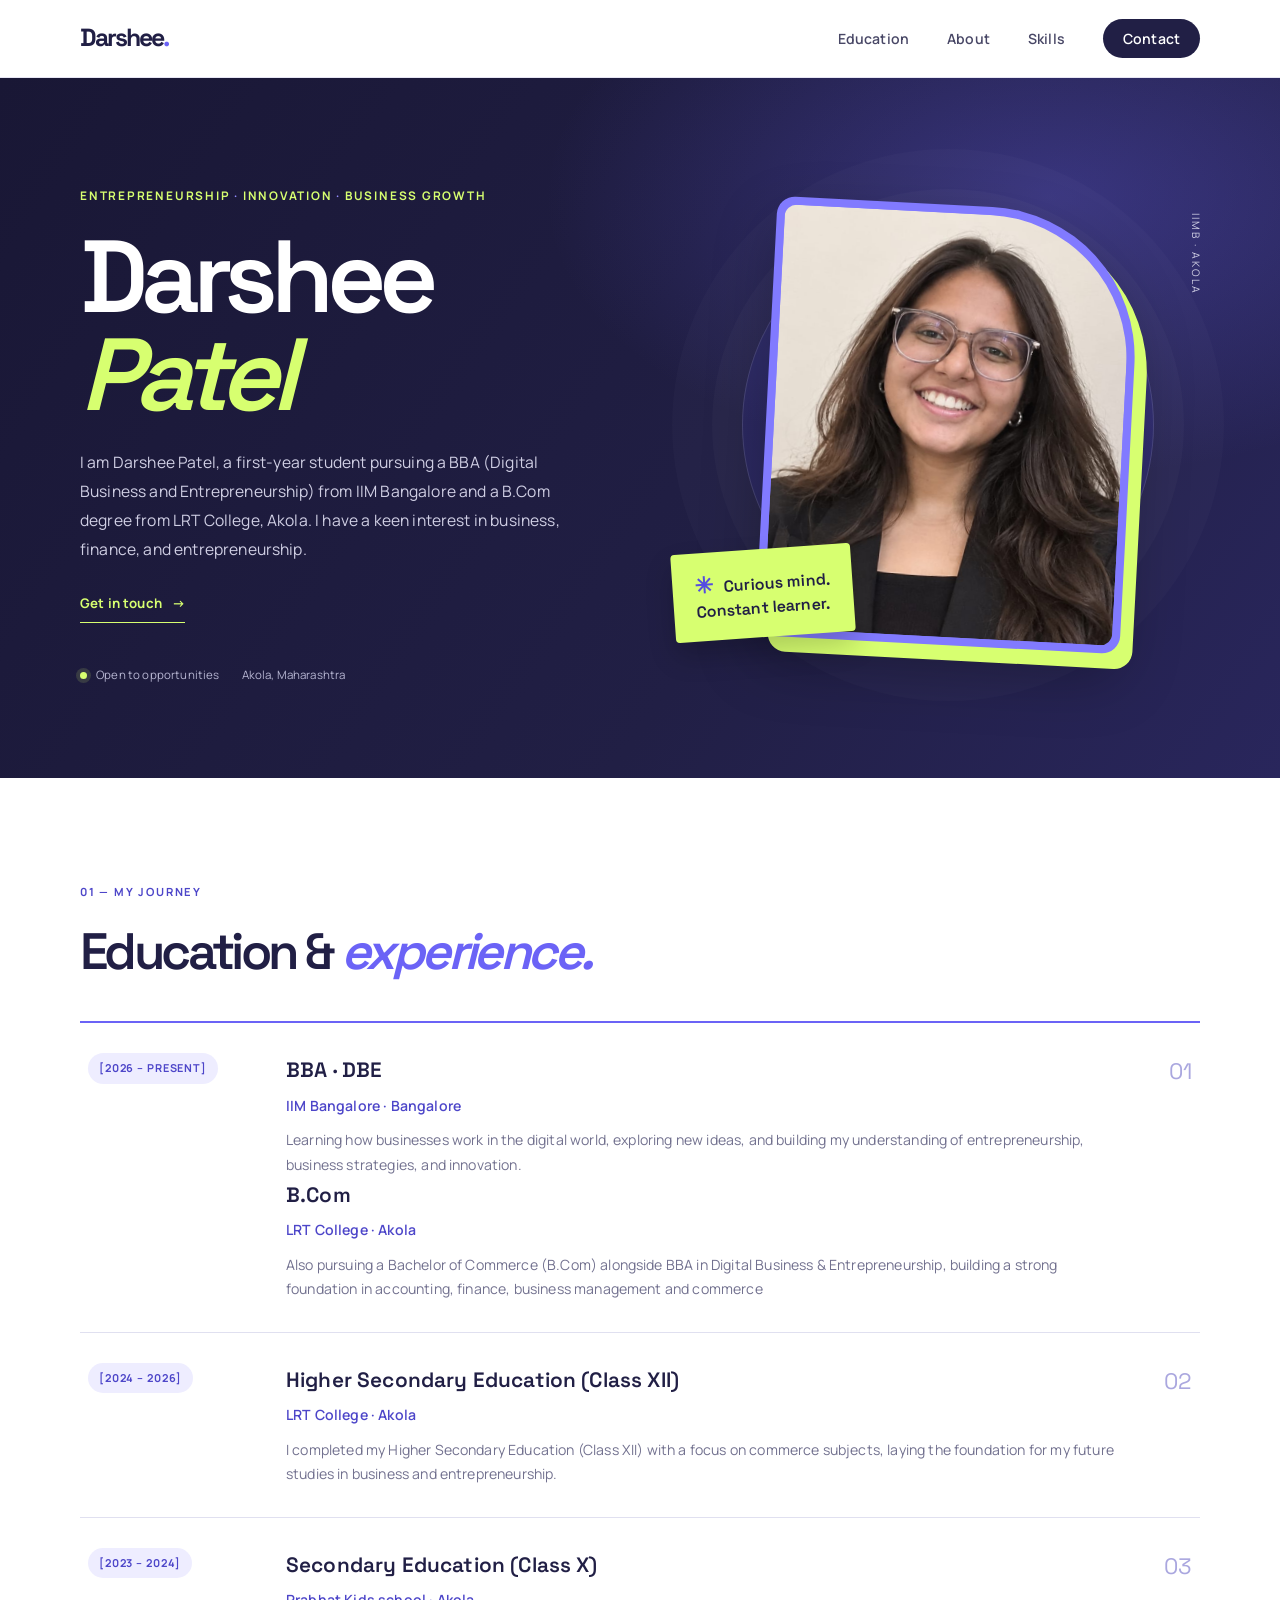
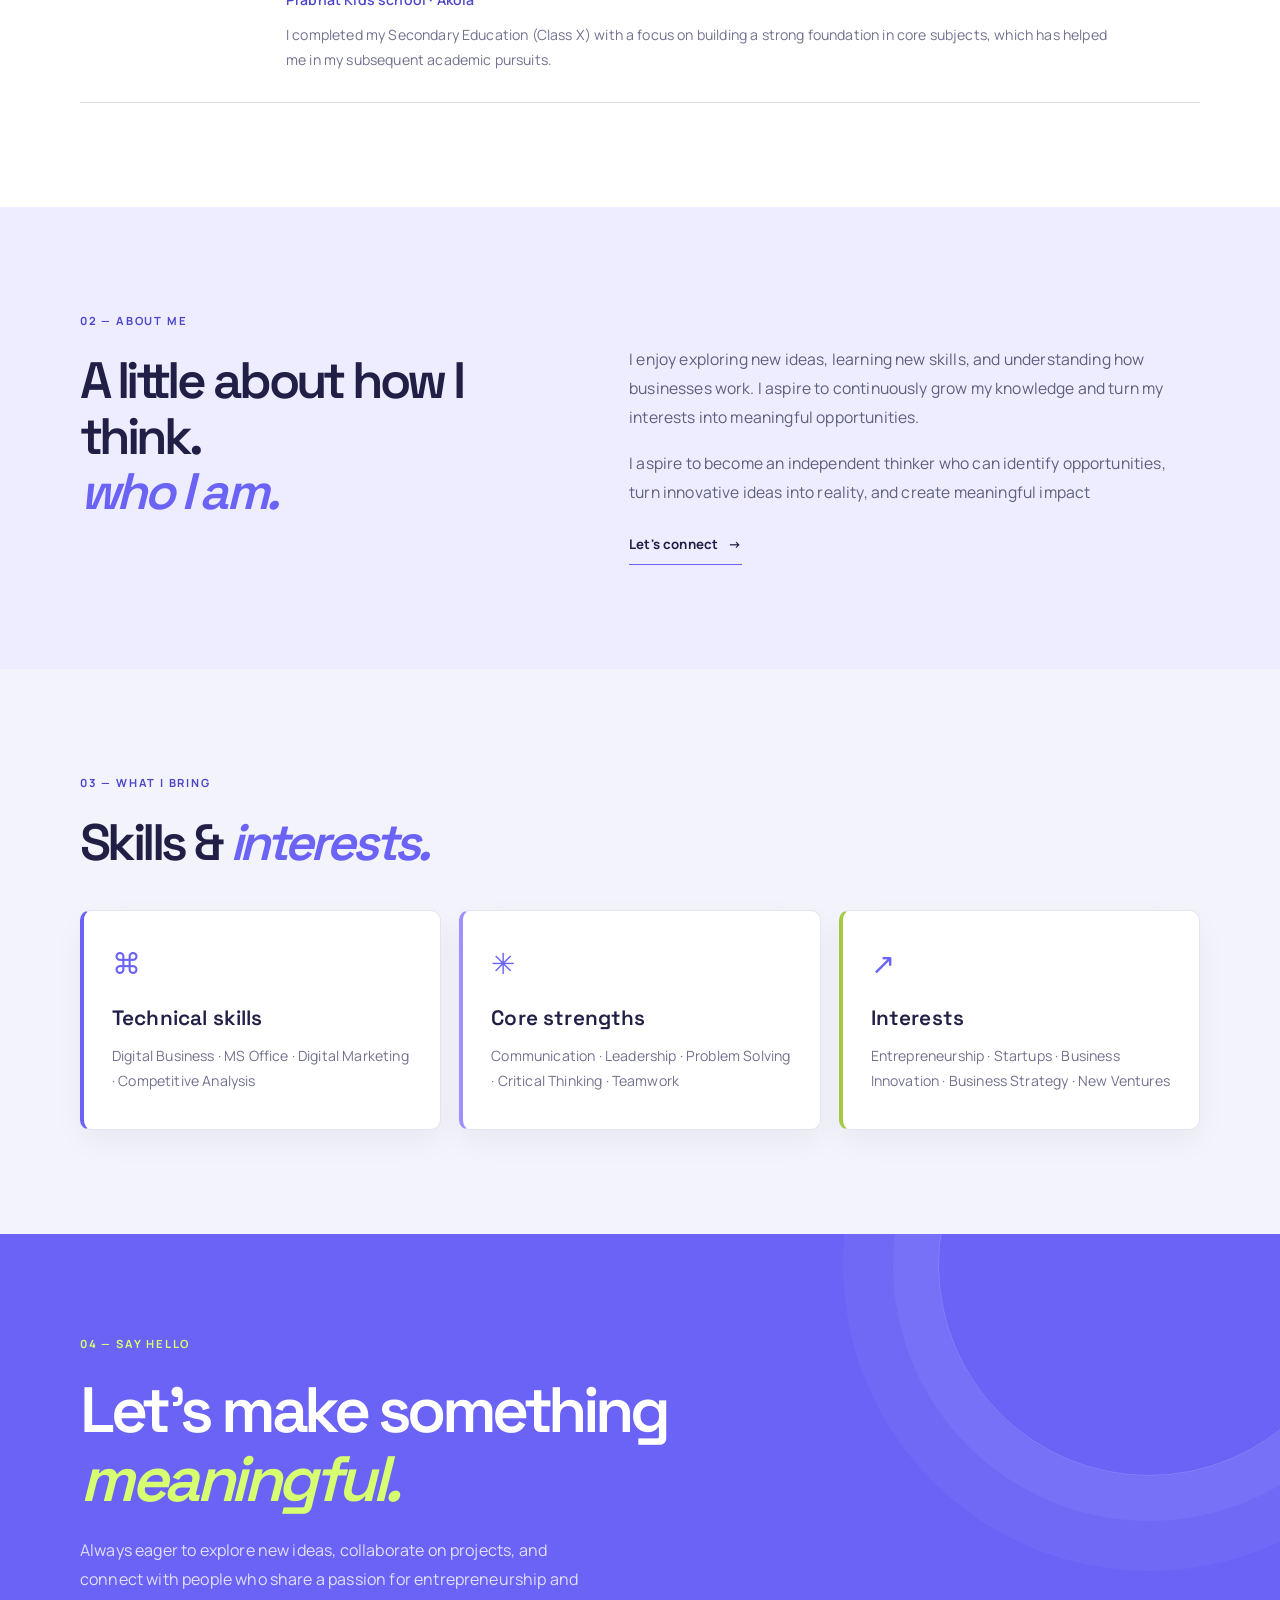
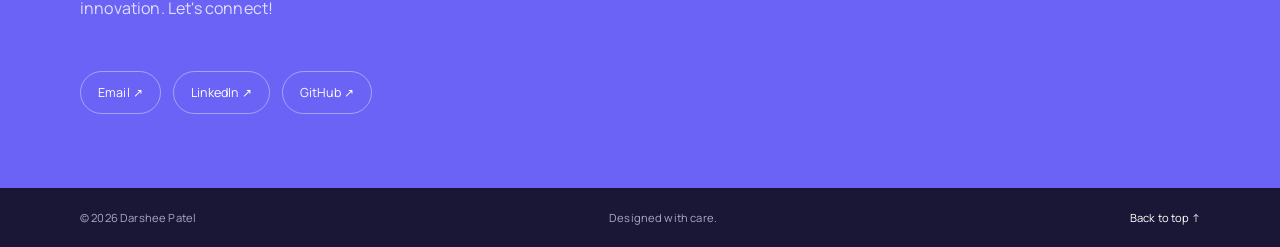
<file: index.html>
<!DOCTYPE html>
<html lang="en">

<head>
  <meta charset="UTF-8">
  <meta name="viewport" content="width=device-width, initial-scale=1.0">
  <meta name="description"
    content="Meet Darshee Patel, an IIM Bangalore BBA student exploring digital business, entrepreneurship, finance, and ideas that create meaningful impact.">
  <title>Darshee Patel | Resume</title>
  <link rel="preconnect" href="https://fonts.googleapis.com">
  <link rel="preconnect" href="https://fonts.gstatic.com" crossorigin>
  <link
    href="https://fonts.googleapis.com/css2?family=Manrope:wght@400;500;600;700;800&family=Space+Grotesk:wght@400;500;600;700&display=swap"
    rel="stylesheet">
  <link rel="stylesheet" href="style.css">
</head>

<body>
  <header class="site-header">
    <nav class="nav container" aria-label="Main navigation">
      <a class="brand" href="#home">Darshee<span>.</span></a>
      <button class="menu-toggle" aria-label="Toggle navigation" aria-expanded="false">☰</button>
      <ul class="nav-links">
        <li><a href="#education">Education</a></li>
        <li><a href="#about">About</a></li>
        <li><a href="#skills">Skills</a></li>

        <li><a class="nav-contact" href="#contact">Contact</a></li>
      </ul>
    </nav>
  </header>

  <main>
    <section class="hero container" id="home">
      <div class="hero-copy">
        <p class="hero-role">Entrepreneurship <span>·</span> Innovation <span>·</span> Business growth</p>
        <h1>Darshee<br><span>Patel</span></h1>

        <p class="hero-intro">I am Darshee Patel, a first-year student pursuing a BBA (Digital Business and
          Entrepreneurship) from IIM Bangalore and a B.Com
          degree from LRT College, Akola. I have a keen interest in business, finance, and entrepreneurship.</p>
        <div class="hero-actions">

          <a class="text-link" href="#contact">Get in touch <span>→</span></a>
        </div>
        <div class="hero-meta">
          <span><i class="status-dot"></i> Open to opportunities</span>
          <span>Akola, Maharashtra</span>
        </div>
      </div>
      <div class="hero-visual">
        <div class="portrait-frame">
        <img src="Darshee pic.jpeg" alt="Profile Photo" class="profile-photo">
        </div>
        <div class="floating-note"><span>✳</span> Curious mind.<br>Constant learner.</div>
        <div class="hero-index">IIMB · AKOLA</div>
      </div>
    </section>

    <section class="section" id="education">
      <div class="container">
        <div class="section-heading">
          <div>
            <p class="eyebrow">01 — MY JOURNEY</p>
            <h2>Education &amp; <span>experience.</span></h2>
          </div>
        </div>
        <div class="timeline">
          <article class="timeline-item">
            <span class="timeline-date">[2026 – PRESENT]</span>
            <div>
              <h3>BBA · DBE </h3>
              <p class="timeline-place">IIM Bangalore · Bangalore</p>
              <p>Learning how businesses work in the digital world, exploring new ideas, and building my understanding
                of entrepreneurship, business strategies, and innovation.</p>
              <h3>B.Com</h3>
              <p class="timeline-place">LRT College · Akola</p>
              <p>Also pursuing a Bachelor of Commerce (B.Com) alongside BBA in Digital Business & Entrepreneurship,
                building a strong foundation in accounting, finance, business management and commerce
              </p>
            </div>
            <span class="timeline-number">01</span>
          </article>
          <article class="timeline-item">
            <span class="timeline-date">[2024 – 2026]</span>
            <div>
              <h3>Higher Secondary Education (Class XII)</h3>
              <p class="timeline-place">LRT College · Akola</p>
              <p>I completed my Higher Secondary Education (Class XII) with a focus on commerce subjects, laying the
                foundation for my future studies in business and entrepreneurship.</p>
            </div>
            <span class="timeline-number">02</span>
          </article>
          <article class="timeline-item">
            <span class="timeline-date">[2023 – 2024]</span>
            <div>
              <h3>Secondary Education (Class X)</h3>
              <p class="timeline-place">Prabhat Kids school · Akola</p>
              <p>I completed my Secondary Education (Class X) with a focus on building a strong foundation in core
                subjects, which has helped me in my subsequent academic pursuits.</p>
            </div>
            <span class="timeline-number">03</span>
          </article>
        </div>
      </div>
    </section>

    <section class="section about-section" id="about">
      <div class="container two-column">
        <div>
          <p class="eyebrow">02 — ABOUT ME</p>
          <h2>A little about how I think.<br><span>who I am.</span></h2>
        </div>
        <div class="section-copy">
          <p>I enjoy exploring new ideas, learning new skills, and understanding how businesses work. I aspire to
            continuously grow my knowledge and turn my interests into meaningful opportunities.</p>
          <p>I aspire to become an independent thinker who can identify opportunities, turn innovative ideas into
            reality, and create meaningful impact</p>
          <a class="text-link" href="#contact">Let's connect <span>→</span></a>
        </div>
      </div>
    </section>

    <section class="section skills-section" id="skills">
      <div class="container">
        <p class="eyebrow">03 — WHAT I BRING</p>
        <h2>Skills &amp; <span>interests.</span></h2>
        <div class="skills-grid">
          <article class="skill-card"><span class="skill-symbol">⌘</span>
            <h3>Technical skills</h3>
            <p>Digital Business · MS Office · Digital Marketing · Competitive Analysis
            </p>
          </article>
          <article class="skill-card"><span class="skill-symbol">✳</span>
            <h3>Core strengths</h3>
            <p>Communication · Leadership · Problem Solving · Critical Thinking · Teamwork</p>
          </article>
          <article class="skill-card"><span class="skill-symbol">↗</span>
            <h3>Interests</h3>
            <p>Entrepreneurship · Startups · Business Innovation · Business Strategy · New Ventures</p>
          </article>
        </div>
      </div>
    </section>



    <section class="contact-section" id="contact">
      <div class="container contact-inner">
        <p class="eyebrow">04 — SAY HELLO</p>
        <h2>Let's make something<br><span>meaningful.</span></h2>
        <p>Always eager to explore new ideas, collaborate on projects, and connect with people who share a passion for
          entrepreneurship and innovation. Let's connect!</p>

        <div class="social-links">
          <a href="mailto:darshee2606@gmail.com">Email <span>↗</span></a>
          <a href="https://www.linkedin.com/in/darshee-patel-62b3ab450" target="_blank" rel="noopener">LinkedIn ↗</a>
          <a href="https://github.com/itsdarshee" target="_blank" rel="noopener">GitHub ↗</a>
        </div>
      </div>
    </section>
  </main>

  <footer class="footer">
    <div class="container footer-inner"><span>© <span id="year"></span> Darshee Patel</span><span>Designed with
        care.</span><a href="#home">Back to top ↑</a></div>
  </footer>
  <script>
    document.getElementById("year").textContent = new Date().getFullYear();
    const toggle = document.querySelector(".menu-toggle");
    const links = document.querySelector(".nav-links");
    toggle.addEventListener("click", () => {
      const isOpen = links.classList.toggle("open");
      toggle.setAttribute("aria-expanded", String(isOpen));
    });
    links.querySelectorAll("a").forEach(link => link.addEventListener("click", () => {
      links.classList.remove("open");
      toggle.setAttribute("aria-expanded", "false");
    }));
  </script>
</body>

</html>
</file>
<file: style.css>
:root {
  --ink: #172b35;
  --muted: #66777b;
  --paper: #f7f7f2;
  --white: #ffffff;
  --accent: #d97855;
  --accent-dark: #b85d3d;
  --sage: #dce7df;
  --line: #dfe4df;
  --serif: "Playfair Display", serif;
  --sans: "Urbanist", sans-serif;
}

body {
  font-family: var(--sans);
}

h1,
h2,
h3,
h4 {
  font-family: var(--serif);
}

* {
  box-sizing: border-box;
  margin: 0;
  padding: 0;
}

html {
  scroll-behavior: smooth;
  scroll-padding-top: 90px;
}

body {
  background: var(--paper);
  color: var(--ink);
  font-family: var(--sans);
  line-height: 1.7;
}

a {
  color: inherit;
  text-decoration: none;
}

.container {
  width: min(1120px, calc(100% - 48px));
  margin: 0 auto;
}

.site-header {
  height: 78px;
  background: rgba(247, 247, 242, .94);
  border-bottom: 1px solid var(--line);
  position: sticky;
  top: 0;
  z-index: 20;
  backdrop-filter: blur(14px);
}

.nav {
  height: 100%;
  display: flex;
  align-items: center;
  justify-content: space-between;
}

.brand {
  font-family: var(--serif);
  font-size: 1.65rem;
  font-weight: 700;
  letter-spacing: -1px;
}

.brand span {
  color: var(--accent);
}

.nav-links {
  list-style: none;
  display: flex;
  align-items: center;
  gap: 34px;
  font-size: .85rem;
  font-weight: 600;
}

.nav-links a {
  transition: color .2s;
}

.nav-links a:hover,
.text-link:hover {
  color: var(--accent-dark);
}

.nav-links .nav-contact {
  border: 1px solid var(--ink);
  padding: 10px 18px;
  border-radius: 3px;
}

.menu-toggle {
  display: none;
  border: 0;
  background: none;
  font-size: 1.6rem;
  color: var(--ink);
  cursor: pointer;
}

.hero {
  min-height: 660px;
  display: grid;
  grid-template-columns: 1.05fr .95fr;
  align-items: center;
  gap: 50px;
  padding-top: 50px;
  padding-bottom: 70px;
}

.eyebrow {
  color: var(--accent-dark);
  font-size: .7rem;
  font-weight: 700;
  letter-spacing: 2px;
  margin-bottom: 23px;
}

.eyebrow-line {
  display: inline-block;
  width: 28px;
  height: 1px;
  background: var(--accent);
  vertical-align: middle;
  margin-right: 9px;
}

h1,
h2 {
  font-family: var(--serif);
  font-weight: 600;
  letter-spacing: -1.8px;
  line-height: 1.08;
}

h1 {
  font-size: clamp(4rem, 7vw, 6.5rem);
}

h1 span,
h2 span {
  color: var(--accent);
  font-style: italic;
}

.hero-role {
  margin-top: 20px;
  font-size: 1.08rem;
  font-weight: 700;
}

.hero-intro {
  max-width: 480px;
  margin-top: 13px;
  color: var(--muted);
  font-size: .96rem;
}

.hero-actions {
  display: flex;
  align-items: center;
  gap: 28px;
  margin-top: 32px;
}

.button {
  display: inline-flex;
  align-items: center;
  gap: 25px;
  padding: 14px 20px;
  font-size: .82rem;
  font-weight: 700;
  transition: transform .2s, background .2s;
}

.button:hover {
  transform: translateY(-3px);
}

.button-primary {
  background: var(--ink);
  color: white;
}

.button-primary:hover {
  background: var(--accent-dark);
}

.button span {
  font-size: 1.1rem;
}

.text-link {
  font-size: .83rem;
  font-weight: 700;
  border-bottom: 1px solid var(--accent);
  padding-bottom: 5px;
}

.text-link span {
  margin-left: 7px;
}

.hero-meta {
  display: flex;
  gap: 26px;
  margin-top: 58px;
  color: var(--muted);
  font-size: .72rem;
}

.status-dot {
  display: inline-block;
  width: 7px;
  height: 7px;
  border-radius: 50%;
  background: #6e9d79;
  margin-right: 7px;
}

.hero-visual {
  position: relative;
  min-height: 470px;
  display: grid;
  place-items: center;
}

.portrait-frame {
  width: min(360px, 80%);
  height: 420px;
  background: var(--sage);
  padding: 15px;
  transform: rotate(2deg);
  box-shadow: 18px 18px 0 #e9e8df;

  overflow: hidden;
  box-sizing: border-box;
}

.profile-photo {
  width: 100%;
  height: 100%;
  object-fit: cover;
  object-position: center;
  display: block;
}

.portrait-frame {
  width: min(360px, 80%);
  height: 420px;
  background: var(--sage);
  padding: 15px;
  transform: rotate(2deg);
  box-shadow: 18px 18px 0 #e9e8df;
}

.portrait-placeholder {
  height: 100%;
  border: 1px dashed #9eafa4;
  display: flex;
  flex-direction: column;
  align-items: center;
  justify-content: center;
  gap: 13px;
  color: #71847a;
  text-align: center;
  font-size: .7rem;
  font-weight: 700;
  letter-spacing: 2px;
}

.portrait-icon {
  font-size: 3.5rem;
  color: var(--accent);
}

.floating-note {
  position: absolute;
  bottom: 28px;
  left: 0;
  background: var(--white);
  padding: 17px 22px;
  box-shadow: 0 10px 35px #172b3512;
  font-family: var(--serif);
  font-size: 1rem;
  line-height: 1.4;
  transform: rotate(-4deg);
}

.floating-note span {
  color: var(--accent);
  font-size: 1.4rem;
  margin-right: 7px;
}

.hero-index {
  position: absolute;
  right: 0;
  top: 18px;
  writing-mode: vertical-rl;
  color: #9aa6a0;
  font-size: .65rem;
  letter-spacing: 2px;
}

.section {
  padding: 110px 0;
}

.about-section {
  background: #eef1eb;
}

.two-column {
  display: grid;
  grid-template-columns: .9fr 1.1fr;
  gap: 100px;
}

h2 {
  font-size: clamp(2.5rem, 4vw, 3.7rem);
}

.section-copy {
  padding-top: 43px;
  color: var(--muted);
  max-width: 570px;
}

.section-copy p+p {
  margin-top: 17px;
}

.section-copy .text-link {
  display: inline-block;
  margin-top: 25px;
  color: var(--ink);
}

.section-heading {
  display: flex;
  justify-content: space-between;
  align-items: end;
  margin-bottom: 55px;
}

.heading-note {
  color: var(--muted);
  font-size: .82rem;
}

.timeline {
  border-top: 1px solid var(--line);
}

.timeline-item {
  display: grid;
  grid-template-columns: 1fr 2.2fr 50px;
  gap: 30px;
  padding: 32px 0;
  border-bottom: 1px solid var(--line);
}

.timeline-date {
  color: var(--accent-dark);
  font-size: .72rem;
  font-weight: 700;
  letter-spacing: 1px;
}

.timeline-item h3,
.skill-card h3,
.project-info h3 {
  font-family: var(--serif);
  font-size: 1.35rem;
  font-weight: 600;
}

.timeline-place {
  color: var(--ink) !important;
  font-weight: 600;
  margin: 5px 0 10px;
}

.timeline-item p {
  color: var(--muted);
  font-size: .86rem;
}

.timeline-number {
  color: #b5c0b9;
  font-family: var(--serif);
  font-size: 1.4rem;
  text-align: right;
}

.skills-section {
  background: #eef1eb;
}

.skills-section h2 {
  margin-bottom: 45px;
}

.skills-grid {
  display: grid;
  grid-template-columns: repeat(3, 1fr);
  gap: 18px;
}

.skill-card {
  background: var(--white);
  padding: 30px;
  min-height: 190px;
  border: 1px solid #e7eae5;
  transition: transform .2s, box-shadow .2s;
}

.skill-card:hover,
.project-card:hover {
  transform: translateY(-5px);
  box-shadow: 0 15px 35px #172b3510;
}

.skill-symbol {
  color: var(--accent);
  font-size: 1.8rem;
}

.skill-card h3 {
  margin: 13px 0 8px;
}

.skill-card p {
  color: var(--muted);
  font-size: .84rem;
}

.project-grid {
  display: grid;
  grid-template-columns: 1fr 1fr;
  gap: 25px;
}

.project-card {
  background: var(--white);
  padding: 17px;
  border: 1px solid var(--line);
  transition: transform .2s, box-shadow .2s;
}

.project-top {
  display: flex;
  justify-content: space-between;
  color: var(--muted);
  font-size: .65rem;
  font-weight: 700;
  letter-spacing: 1px;
  padding: 5px 4px 15px;
}

.project-art {
  height: 220px;
  display: grid;
  place-items: center;
  overflow: hidden;
}

.project-art span {
  font-size: 6rem;
  font-family: var(--serif);
}

.art-one {
  background: #e7e9df;
  color: #bd7657;
}

.art-two {
  background: #dce7e5;
  color: #557a78;
}

.project-info {
  display: flex;
  justify-content: space-between;
  align-items: center;
  padding: 19px 5px 0;
}

.project-info p {
  color: var(--muted);
  font-size: .8rem;
  margin-top: 4px;
}

.project-info>a {
  width: 38px;
  height: 38px;
  display: grid;
  place-items: center;
  border: 1px solid var(--line);
  border-radius: 50%;
  font-size: 1.2rem;
}

.project-tags {
  padding: 14px 5px 5px;
  color: var(--accent-dark);
  font-size: .7rem;
  font-weight: 600;
}

.contact-section {
  background: var(--ink);
  color: white;
  padding: 100px 0 75px;
}

.contact-section .eyebrow {
  color: #e7a184;
}

.contact-section h2 {
  font-size: clamp(3rem, 5vw, 4.8rem);
}

.contact-section h2 span {
  color: #e7a184;
}

.contact-inner>p:not(.eyebrow) {
  color: #bdc9c8;
  margin: 22px 0 25px;
  max-width: 480px;
}

.button-light {
  background: #f7f7f2;
  color: var(--ink);
}

.social-links {
  display: flex;
  gap: 28px;
  margin-top: 70px;
  font-size: .78rem;
  color: #d0d9d6;
}

.social-links a:hover {
  color: #e7a184;
}

.footer {
  background: #10212a;
  color: #9eaeac;
  font-size: .7rem;
  padding: 20px 0;
}

.footer-inner {
  display: flex;
  justify-content: space-between;
  gap: 15px;
}

.footer a {
  color: white;
}

@media (max-width: 760px) {
  .container {
    width: min(100% - 36px, 560px);
  }

  .site-header {
    height: 68px;
  }

  .menu-toggle {
    display: block;
  }

  .nav-links {
    display: none;
    position: absolute;
    top: 68px;
    left: 0;
    right: 0;
    padding: 20px 25px 25px;
    background: var(--paper);
    border-bottom: 1px solid var(--line);
    flex-direction: column;
    align-items: stretch;
    gap: 17px;
  }

  .nav-links.open {
    display: flex;
  }

  .nav-links .nav-contact {
    display: inline-block;
    text-align: center;
  }

  .hero {
    grid-template-columns: 1fr;
    gap: 25px;
    padding-top: 65px;
  }

  .hero-visual {
    min-height: 390px;
  }

  .portrait-frame {
    height: 340px;
    width: min(300px, 75%);
  }

  .floating-note {
    left: 2%;
    bottom: 15px;
  }

  .hero-index {
    right: 4%;
  }

  .hero-meta {
    margin-top: 35px;
    flex-wrap: wrap;
  }

  .section {
    padding: 75px 0;
  }

  .two-column {
    grid-template-columns: 1fr;
    gap: 5px;
  }

  .section-copy {
    padding-top: 15px;
  }

  .section-heading {
    display: block;
  }

  .heading-note {
    margin-top: 18px;
  }

  .timeline-item {
    grid-template-columns: 1fr 35px;
    gap: 10px;
  }

  .timeline-date {
    grid-column: 1 / -1;
  }

  .timeline-item>div {
    grid-column: 1;
  }

  .timeline-number {
    grid-column: 2;
    grid-row: 2;
  }

  .skills-grid,
  .project-grid {
    grid-template-columns: 1fr;
  }

  .social-links {
    flex-wrap: wrap;
    gap: 18px;
    margin-top: 50px;
  }

  .footer-inner {
    flex-wrap: wrap;
  }
}

@media (prefers-reduced-motion: reduce) {
  html {
    scroll-behavior: auto;
  }

  *,
  *::before,
  *::after {
    transition-duration: .01ms !important;
  }
}

:root {
  --ink: #263a32;
  --muted: #6c7a71;
  --paper: #faf7f1;
  --white: #fffefa;
  --accent: #b96f57;
  --accent-dark: #92533f;
  --sage: #e8eee6;
  --line: #e8e1d7;
  --serif: "Bodoni Moda", Georgia, serif;
  --sans: "Urbanist", sans-serif;
}

::selection {
  background: #e9c9b8;
  color: var(--ink);
}

body {
  background: var(--paper);
  color: var(--ink);
  letter-spacing: .01em;
}

.site-header {
  background: rgba(250, 247, 241, .88);
  border-bottom-color: rgba(38, 58, 50, .1);
}

.brand {
  font-size: 1.8rem;
  letter-spacing: -.06em;
}

.brand span,
.hero-role span {
  color: var(--accent);
}

.nav-links {
  gap: 38px;
  font-size: .9rem;
}

.nav-links a,
.social-links a,
.footer a {
  transition: color .2s ease, border-color .2s ease, background .2s ease;
}

.nav-links .nav-contact {
  border-color: rgba(38, 58, 50, .28);
  border-radius: 999px;
  padding: 9px 20px;
}

.nav-links .nav-contact:hover {
  color: var(--white);
  background: var(--ink);
}

.hero {
  position: relative;
  min-height: 690px;
  padding-top: 68px;
}

.hero-role {
  margin-bottom: 20px;
  color: var(--accent-dark);
  font-size: .78rem;
  font-weight: 700;
  letter-spacing: .12em;
  text-transform: uppercase;
}

h1,
h2 {
  letter-spacing: -.055em;
}

h1 {
  font-size: clamp(4.5rem, 8vw, 7.3rem);
  line-height: .96;
}

h1 span,
h2 span {
  color: var(--accent);
}

.hero-intro {
  max-width: 470px;
  margin-top: 24px;
  font-size: 1.02rem;
  line-height: 1.8;
}

.hero-actions {
  margin-top: 30px;
}

.text-link {
  border-bottom-color: var(--accent);
  padding-bottom: 7px;
  transition: color .2s ease, border-color .2s ease;
}

.text-link:hover {
  border-color: var(--accent-dark);
}

.hero-meta {
  gap: 24px;
  margin-top: 48px;
}

.hero-meta span {
  color: var(--muted);
}

.status-dot {
  background: #6d9474;
  box-shadow: 0 0 0 4px rgba(109, 148, 116, .14);
}

.hero-visual::before {
  position: absolute;
  width: 390px;
  height: 390px;
  content: "";
  border-radius: 50%;
  background: #f0e2d5;
  opacity: .7;
}

.portrait-frame {
  z-index: 1;
  width: min(370px, 82%);
  height: 440px;
  padding: 12px;
  border: 1px solid rgba(255, 254, 250, .8);
  border-radius: 190px 190px 12px 12px;
  background: var(--white);
  box-shadow: 20px 22px 0 #e8eee6, 0 20px 55px rgba(38, 58, 50, .1);
  transform: rotate(1.5deg);
}

.profile-photo {
  border-radius: 180px 180px 7px 7px;
}

.floating-note {
  z-index: 2;
  bottom: 32px;
  left: -12px;
  border: 1px solid rgba(38, 58, 50, .07);
  border-radius: 4px;
  box-shadow: 0 14px 35px rgba(38, 58, 50, .12);
  transform: rotate(-3deg);
}

.hero-index {
  color: #829087;
}

.section {
  padding: 118px 0;
}

.about-section,
.skills-section {
  background: #edf1e9;
}

.eyebrow {
  color: var(--accent-dark);
  font-size: .68rem;
  letter-spacing: .18em;
}

.two-column {
  gap: 90px;
}

.section-copy {
  padding-top: 38px;
  font-size: .99rem;
  line-height: 1.85;
}

.section-copy .text-link {
  color: var(--ink);
}

.section-heading {
  margin-bottom: 48px;
}

.timeline {
  border: 0;
}

.timeline-item {
  grid-template-columns: 170px 1fr 40px;
  gap: 28px;
  margin-bottom: 14px;
  padding: 28px 30px;
  border: 1px solid var(--line);
  border-radius: 5px;
  background: rgba(255, 254, 250, .75);
  transition: border-color .2s ease, transform .2s ease, box-shadow .2s ease;
}

.timeline-item:hover {
  transform: translateY(-2px);
  border-color: #d7c6b8;
  box-shadow: 0 12px 28px rgba(38, 58, 50, .06);
}

.timeline-date {
  color: var(--accent-dark);
  letter-spacing: .08em;
}

.timeline-item h3,
.skill-card h3 {
  font-size: 1.45rem;
}

.timeline-item p {
  font-size: .92rem;
  line-height: 1.75;
}

.timeline-number {
  color: #b4beb5;
}

.skills-section h2 {
  margin-bottom: 42px;
}

.skills-grid {
  gap: 20px;
}

.skill-card {
  min-height: 220px;
  padding: 32px;
  border: 1px solid rgba(38, 58, 50, .08);
  border-radius: 5px;
  background: var(--white);
  box-shadow: 0 8px 24px rgba(38, 58, 50, .035);
  transition: transform .25s ease, box-shadow .25s ease;
}

.skill-card:hover {
  transform: translateY(-6px);
  box-shadow: 0 18px 34px rgba(38, 58, 50, .1);
}

.skill-symbol {
  color: var(--accent);
}

.skill-card p {
  font-size: .9rem;
  line-height: 1.75;
}

.contact-section {
  position: relative;
  overflow: hidden;
  padding: 112px 0 82px;
  background: #263a32;
}

.contact-section::after {
  position: absolute;
  top: -180px;
  right: -80px;
  width: 420px;
  height: 420px;
  content: "";
  border: 1px solid rgba(255, 255, 255, .09);
  border-radius: 50%;
  box-shadow: 0 0 0 45px rgba(255, 255, 255, .025), 0 0 0 95px rgba(255, 255, 255, .02);
  pointer-events: none;
}

.contact-inner {
  position: relative;
  z-index: 1;
}

.contact-section .eyebrow,
.contact-section h2 span {
  color: #e4ad91;
}

.contact-inner > p:not(.eyebrow) {
  max-width: 520px;
  line-height: 1.8;
}

.social-links {
  gap: 14px;
  margin-top: 56px;
}

.social-links a {
  padding: 10px 16px;
  border: 1px solid rgba(255, 255, 255, .22);
  border-radius: 999px;
  color: #e2e8e2;
}

.social-links a:hover {
  border-color: #e4ad91;
  background: rgba(255, 255, 255, .07);
  color: #f2c4a9;
}

.footer {
  background: #1d2e27;
  color: #b4c0b7;
}

.footer a:hover {
  color: #f2c4a9;
}

:focus-visible {
  outline: 2px solid var(--accent);
  outline-offset: 4px;
}

@media (max-width: 760px) {
  .nav-links {
    gap: 17px;
  }

  .nav-links .nav-contact {
    padding: 10px 18px;
  }

  .hero {
    min-height: auto;
    padding-top: 62px;
    padding-bottom: 48px;
  }

  .hero-visual {
    min-height: 380px;
  }

  .hero-visual::before {
    width: 320px;
    height: 320px;
  }

  .portrait-frame {
    width: min(310px, 78%);
    height: 350px;
  }

  .floating-note {
    left: 3%;
    bottom: 20px;
  }

  .section {
    padding: 82px 0;
  }

  .two-column {
    gap: 10px;
  }

  .section-copy {
    padding-top: 18px;
  }

  .timeline-item {
    grid-template-columns: 1fr 35px;
    gap: 10px;
    padding: 23px 20px;
  }

  .skills-grid {
    gap: 14px;
  }

  .skill-card {
    min-height: auto;
  }

  .contact-section {
    padding: 82px 0 64px;
  }
}

@media (max-width: 420px) {
  .hero-meta {
    gap: 10px 18px;
  }

  .hero-visual::before {
    width: 270px;
    height: 270px;
  }

  .social-links {
    gap: 10px;
  }
}

:root {
  --ink: #211f45;
  --muted: #72718f;
  --paper: #f3f3fb;
  --white: #ffffff;
  --accent: #6b63f6;
  --accent-dark: #4d46c9;
  --sage: #e5e3ff;
  --line: #e0e0f0;
  --serif: "Space Grotesk", sans-serif;
  --sans: "Manrope", sans-serif;
}

body {
  background: var(--paper);
  color: var(--ink);
  font-family: var(--sans);
}

h1,
h2,
h3,
h4 {
  font-family: var(--serif);
}

::selection {
  background: #d7ff70;
  color: #211f45;
}

.site-header {
  background: rgba(255, 255, 255, .94);
  border-bottom-color: #e7e6f4;
}

.brand {
  color: var(--ink);
  font-family: var(--serif);
  font-size: 1.55rem;
  font-weight: 700;
  letter-spacing: -.08em;
}

.brand span,
.h1 span,
h1 span,
h2 span {
  color: var(--accent);
}

.nav-links {
  color: #484766;
  font-size: .88rem;
}

.nav-links a:hover,
.text-link:hover {
  color: var(--accent-dark);
}

.nav-links .nav-contact {
  border: 0;
  border-radius: 999px;
  background: var(--ink);
  color: white;
  padding: 10px 20px;
}

.nav-links .nav-contact:hover {
  background: var(--accent);
  color: white;
}

.menu-toggle {
  color: var(--ink);
}

.hero {
  position: relative;
  width: 100%;
  min-height: 700px;
  margin: 0;
  padding: 82px max(24px, calc((100vw - 1120px) / 2)) 88px;
  overflow: hidden;
  background:
    radial-gradient(ellipse at 82% 17%, rgba(107, 99, 246, .32), transparent 34%),
    linear-gradient(125deg, #191735 0%, #211f45 62%, #29265c 100%);
  color: white;
  grid-template-columns: 1.05fr .95fr;
  gap: 60px;
}

.hero-copy,
.hero-visual {
  position: relative;
  z-index: 1;
}

.hero-role {
  margin-bottom: 22px;
  color: #d7ff70;
  font-size: .74rem;
  letter-spacing: .15em;
}

.hero-role span {
  color: #958eff;
}

h1,
h2 {
  letter-spacing: -.07em;
}

h1 {
  color: white;
  font-size: clamp(4.5rem, 8vw, 7rem);
  line-height: .96;
}

h1 span {
  color: #d7ff70;
}

.hero-intro {
  max-width: 495px;
  margin-top: 24px;
  color: #d0cfe4;
  font-size: .98rem;
  line-height: 1.85;
}

.hero-actions {
  margin-top: 28px;
}

.hero .text-link {
  border-bottom-color: #d7ff70;
  color: #d7ff70;
}

.hero .text-link:hover {
  color: white;
}

.hero-meta {
  gap: 22px;
  margin-top: 42px;
  color: #b6b5d1;
}

.hero-meta span {
  color: #b6b5d1;
}

.status-dot {
  background: #d7ff70;
  box-shadow: 0 0 0 4px rgba(215, 255, 112, .14);
}

.hero-visual {
  min-height: 475px;
}

.hero-visual::before {
  position: absolute;
  top: 50%;
  left: 50%;
  width: 410px;
  height: 410px;
  content: "";
  border: 1px solid rgba(255, 255, 255, .13);
  border-radius: 50%;
  background: rgba(107, 99, 246, .17);
  box-shadow: 0 0 0 30px rgba(255, 255, 255, .025), 0 0 0 70px rgba(255, 255, 255, .02);
  opacity: 1;
  transform: translate(-50%, -50%);
}

.portrait-frame {
  width: min(365px, 82%);
  height: 440px;
  padding: 8px;
  border: 0;
  border-radius: 18px 150px 18px 18px;
  background: #817aff;
  box-shadow: 13px 15px 0 #d7ff70, 0 25px 60px rgba(0, 0, 0, .28);
  transform: rotate(3deg);
}

.profile-photo {
  border-radius: 12px 144px 12px 12px;
}

.floating-note {
  bottom: 26px;
  left: -24px;
  border: 0;
  border-radius: 4px;
  background: #d7ff70;
  color: #211f45;
  box-shadow: 0 14px 28px rgba(0, 0, 0, .2);
  font-family: var(--serif);
  font-weight: 600;
  transform: rotate(-4deg);
}

.floating-note span {
  color: #554ce0;
}

.hero-index {
  right: -4px;
  top: 25px;
  color: #d0cfe4;
}

.section {
  padding: 104px 0;
}

.section-heading {
  margin-bottom: 42px;
}

.eyebrow {
  color: var(--accent-dark);
  font-family: var(--sans);
  font-size: .7rem;
  letter-spacing: .16em;
}

#education {
  background: #fff;
}

#education h2 span {
  color: var(--accent);
}

.timeline {
  border-top: 2px solid var(--accent);
}

.timeline-item {
  grid-template-columns: 170px 1fr 45px;
  gap: 28px;
  margin: 0;
  padding: 30px 8px;
  border: 0;
  border-bottom: 1px solid var(--line);
  border-radius: 0;
  background: transparent;
  box-shadow: none;
}

.timeline-item:hover {
  transform: none;
  border-color: var(--line);
  box-shadow: none;
}

.timeline-date {
  width: fit-content;
  height: fit-content;
  padding: 6px 11px;
  border-radius: 999px;
  background: #eeedff;
  color: var(--accent-dark);
  font-size: .68rem;
}

.timeline-item h3,
.skill-card h3 {
  color: var(--ink);
  font-size: 1.3rem;
}

.timeline-place {
  color: var(--accent-dark) !important;
}

.timeline-item p {
  font-size: .88rem;
  line-height: 1.75;
}

.timeline-number {
  color: #aaa7df;
}

.about-section {
  background: #eeedff;
}

.about-section h2 span {
  color: var(--accent);
}

.two-column {
  gap: 82px;
}

.section-copy {
  padding-top: 34px;
  color: #5f5e7d;
  font-size: .98rem;
  line-height: 1.85;
}

.section-copy .text-link {
  color: var(--ink);
}

.skills-section {
  background: var(--paper);
}

.skills-section h2 {
  margin-bottom: 40px;
}

.skills-section h2 span {
  color: var(--accent);
}

.skills-grid {
  gap: 18px;
}

.skill-card {
  min-height: 220px;
  padding: 28px;
  border: 1px solid #e4e3f2;
  border-left: 4px solid var(--accent);
  border-radius: 10px;
  background: white;
  box-shadow: 0 12px 30px rgba(33, 31, 69, .045);
  transition: transform .2s ease, box-shadow .2s ease;
}

.skill-card:nth-child(2) {
  border-left-color: #9c91ff;
}

.skill-card:nth-child(3) {
  border-left-color: #a4ca43;
}

.skill-card:hover {
  transform: translateY(-5px);
  box-shadow: 0 18px 36px rgba(33, 31, 69, .1);
}

.skill-symbol {
  color: var(--accent);
}

.skill-card p {
  color: var(--muted);
  font-size: .88rem;
  line-height: 1.75;
}

.contact-section {
  padding: 100px 0 74px;
  background: #6b63f6;
  color: white;
}

.contact-section::after {
  border-color: rgba(255, 255, 255, .18);
  box-shadow: 0 0 0 45px rgba(255, 255, 255, .05), 0 0 0 95px rgba(255, 255, 255, .035);
}

.contact-section .eyebrow,
.contact-section h2 span {
  color: #d7ff70;
}

.contact-section h2 {
  color: white;
}

.contact-inner > p:not(.eyebrow) {
  color: #e1dfff;
  line-height: 1.8;
}

.social-links {
  gap: 12px;
  margin-top: 48px;
}

.social-links a {
  padding: 10px 17px;
  border: 1px solid rgba(255, 255, 255, .4);
  border-radius: 999px;
  color: white;
}

.social-links a:hover {
  border-color: #d7ff70;
  background: #d7ff70;
  color: var(--ink);
}

.footer {
  background: #191735;
  color: #aaa9c4;
}

.footer a {
  color: white;
}

.footer a:hover {
  color: #d7ff70;
}

:focus-visible {
  outline: 3px solid #a4ca43;
  outline-offset: 4px;
}

@media (max-width: 760px) {
  .nav-links {
    background: white;
    color: var(--ink);
  }

  .hero {
    min-height: auto;
    grid-template-columns: 1fr;
    gap: 24px;
    padding: 70px 24px 58px;
  }

  .hero-visual {
    min-height: 390px;
  }

  .hero-visual::before {
    width: 320px;
    height: 320px;
  }

  .portrait-frame {
    width: min(310px, 78%);
    height: 350px;
  }

  .floating-note {
    left: 3%;
    bottom: 20px;
  }

  .timeline-item {
    grid-template-columns: 1fr 35px;
    gap: 10px;
    padding: 24px 0;
  }

  .timeline-date {
    grid-column: 1 / -1;
  }

  .timeline-item > div {
    grid-column: 1;
  }

  .timeline-number {
    grid-column: 2;
    grid-row: 2;
  }
}

@media (max-width: 420px) {
  h1 {
    font-size: clamp(3.8rem, 16vw, 5rem);
  }

  .hero-meta {
    gap: 10px 18px;
  }

  .hero-visual::before {
    width: 270px;
    height: 270px;
  }

  .social-links {
    gap: 10px;
  }
}
</file>
